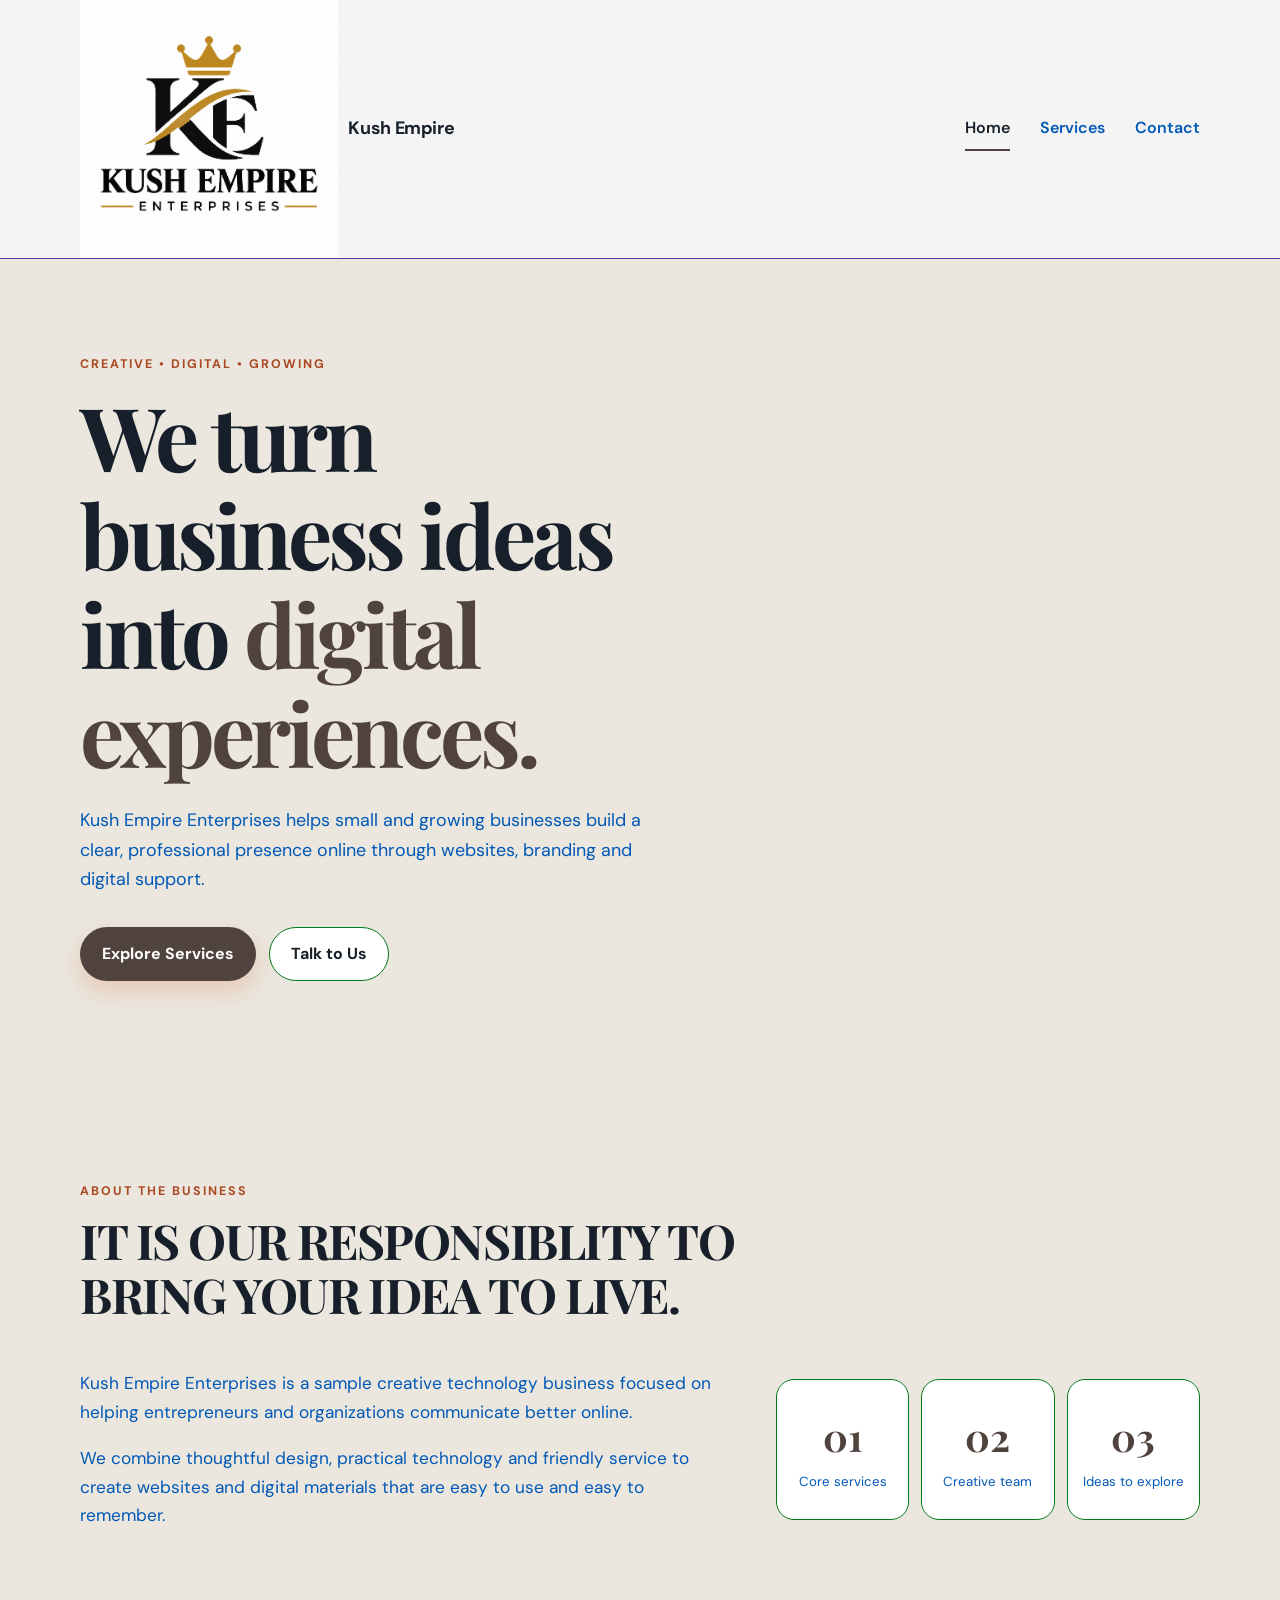
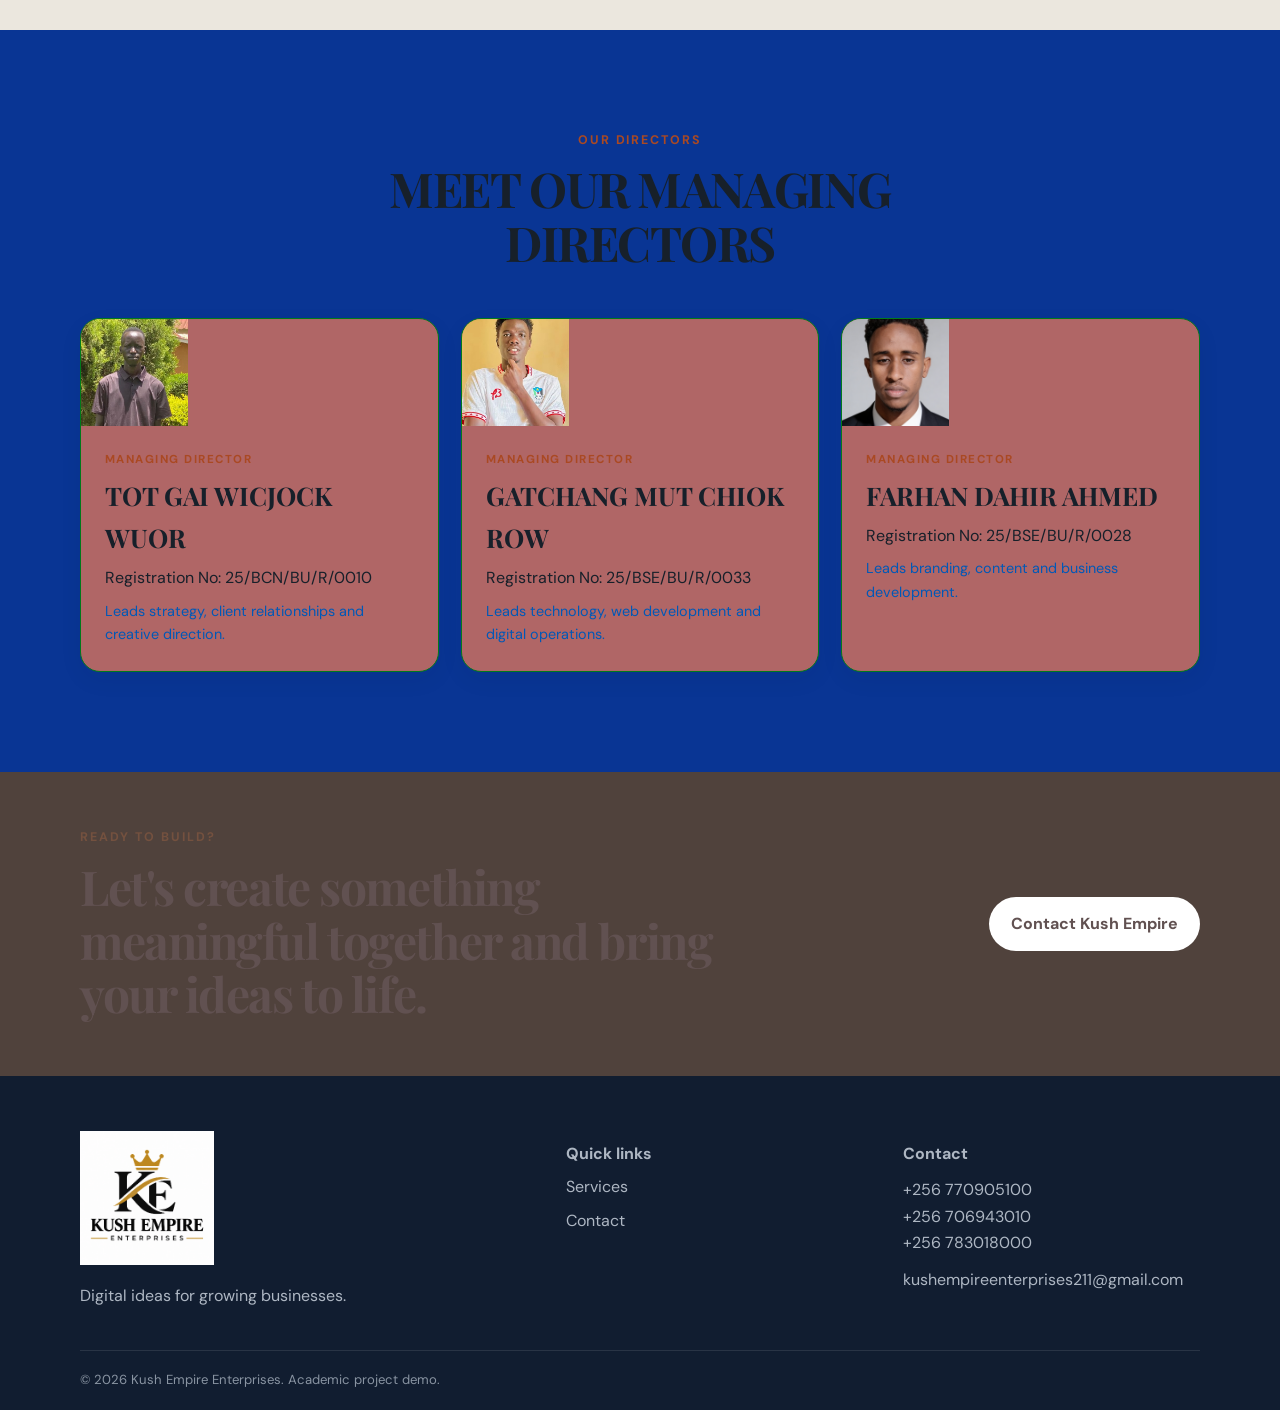
<file: index.html>
<!DOCTYPE html>
<html lang="en">
<head>
  <meta charset="UTF-8">
  <meta name="viewport" content="width=device-width, initial-scale=1.0">
  <meta name="description" content="Kush Empire Enterprises - creative web, branding and digital solutions for growing businesses.">
  <title>Kush Empire Enterprises | Home</title>
  <link rel="stylesheet" href="style.css">
</head>

<body>

  <!-- HEADER -->
  <header class="site-header">
    <div class="container nav-wrap">

      <!-- Logo + Business Name -->
      <a class="brand" href="index.html">
        <img src="logo.png" alt="Kush Empire Enterprises Logo" class="brand-logo">
        <span>Kush Empire</span>
      </a>

      <!-- Navigation -->
      <nav aria-label="Main navigation">
        <a class="active" href="index.html">Home</a>
        <a href="services.html">Services</a>
        <a href="contacts.html">Contact</a>
      </nav>

    </div>
  </header>


  <!-- MAIN CONTENT -->
  <main>

    <!-- HERO SECTION -->
    <section class="hero">
      <div class="container hero-grid">

        <!-- LEFT SIDE -->
        <div>
          <p class="eyebrow">CREATIVE • DIGITAL • GROWING</p>

          <h1>
            We turn business ideas into
            <span>digital experiences.</span>
          </h1>

          <p class="hero-text">
            Kush Empire Enterprises helps small and growing businesses build a clear,
            professional presence online through websites, branding and digital support.
          </p>

          <div class="hero-actions">
            <a class="btn btn-primary" href="services.html">
              Explore Services
            </a>

            <a class="btn btn-outline" href="contacts.html">
              Talk to Us
            </a>
          </div>
        </div>
        
        </div>

      </div>
    </section>


    <!-- ABOUT SECTION -->
    <section class="section">
      <div class="container">

        <div class="section-heading">
          <p class="eyebrow">ABOUT THE BUSINESS</p>
          <h2>IT IS OUR RESPONSIBLITY TO BRING YOUR IDEA TO LIVE.</h2>
        </div>

        <div class="about-grid">

          <div class="about-copy">
            <p>
              Kush Empire Enterprises is a sample creative technology business focused on
              helping entrepreneurs and organizations communicate better online.
            </p>

            <p>
              We combine thoughtful design, practical technology and friendly service to
              create websites and digital materials that are easy to use and easy to remember.
            </p>
          </div>

          <div class="stats">
            <div>
              <strong>01</strong>
              <span>Core services</span>
            </div>

            <div>
              <strong>02</strong>
              <span>Creative team</span>
            </div>

            <div>
              <strong>03</strong>
              <span>Ideas to explore</span>
            </div>
          </div>

        </div>
      </div>
    </section>


    <!-- DIRECTORS SECTION -->
    <section class="section soft-section">
      <div class="container">

        <div class="section-heading center">
          <p class="eyebrow">OUR DIRECTORS</p>
          <h2>MEET OUR MANAGING DIRECTORS</h2>
        </div>

        <div class="team-grid">

          <!-- DIRECTOR 1 -->
          <article class="person-card">
            <img src="TOT.jpg"
              alt="Portrait of Managing Director TOT GAI WICJOCK WUOR"
            >

            <div class="person-info">
              <p class="role">MANAGING DIRECTOR</p>

              <h3>TOT GAI WICJOCK WUOR</h3>

              <p>Registration No: 25/BCN/BU/R/0010</p>

              <p>
                Leads strategy, client relationships and creative direction.
              </p>
            </div>
          </article>


          <!-- DIRECTOR 2 -->
          <article class="person-card">
            <img src="GATCHANG.jpg"
              alt="Portrait of Managing Director GATCHANG MUT CHIOK ROW"
            >

            <div class="person-info">
              <p class="role">MANAGING DIRECTOR</p>

              <h3>GATCHANG MUT CHIOK ROW</h3>

              <p>Registration No: 25/BSE/BU/R/0033</p>

              <p>
                Leads technology, web development and digital operations.
              </p>
            </div>
          </article>


          <!-- DIRECTOR 3 -->
          <article class="person-card">
            <img src="FARHAN.jpg"
              alt="Portrait of Managing Director FARHAN DAHIR AHMED"
            >

            <div class="person-info">
              <p class="role">MANAGING DIRECTOR</p>

              <h3>FARHAN DAHIR AHMED</h3>

              <p>Registration No: 25/BSE/BU/R/0028</p>

              <p>
                Leads branding, content and business development.
              </p>
            </div>
          </article>

        </div>
      </div>
    </section>


    <!-- CTA -->
    <section class="cta">
      <div class="container cta-inner">

        <div>
          <p class="eyebrow">READY TO BUILD?</p>

          <h2>
            Let's create something meaningful together
            and bring your ideas to life.
          </h2>
        </div>

        <a class="btn btn-light" href="contacts.html">
          Contact Kush Empire
        </a>

      </div>
    </section>

  </main>


  <!-- FOOTER -->
  <footer class="site-footer">
    <div class="container footer-grid">

      <!-- Footer Logo -->
      <div>
        <a class="brand footer-brand" href="index.html">
          <img
            src="logo.png"
            alt="Kush Empire Enterprises Logo"
            class="brand-logo"
          >
          <span></span>
        </a>

        <p>
          Digital ideas for growing businesses.
        </p>
      </div>


      <!-- Quick Links -->
      <div>
        <p><strong>Quick links</strong></p>

        <a href="services.html">Services</a>
        <a href="contacts.html">Contact</a>
      </div>


      <!-- Contact -->
      <div>
        <p><strong>Contact</strong></p>

        <p>
          +256 770905100<br>
          +256 706943010<br>
          +256 783018000
        </p>

        <p>
          kushempireenterprises211@gmail.com
        </p>
      </div>

    </div>

    <div class="container copyright">
      © 2026 Kush Empire Enterprises. Academic project demo.
    </div>
  </footer>

</body>
</html>
</file>
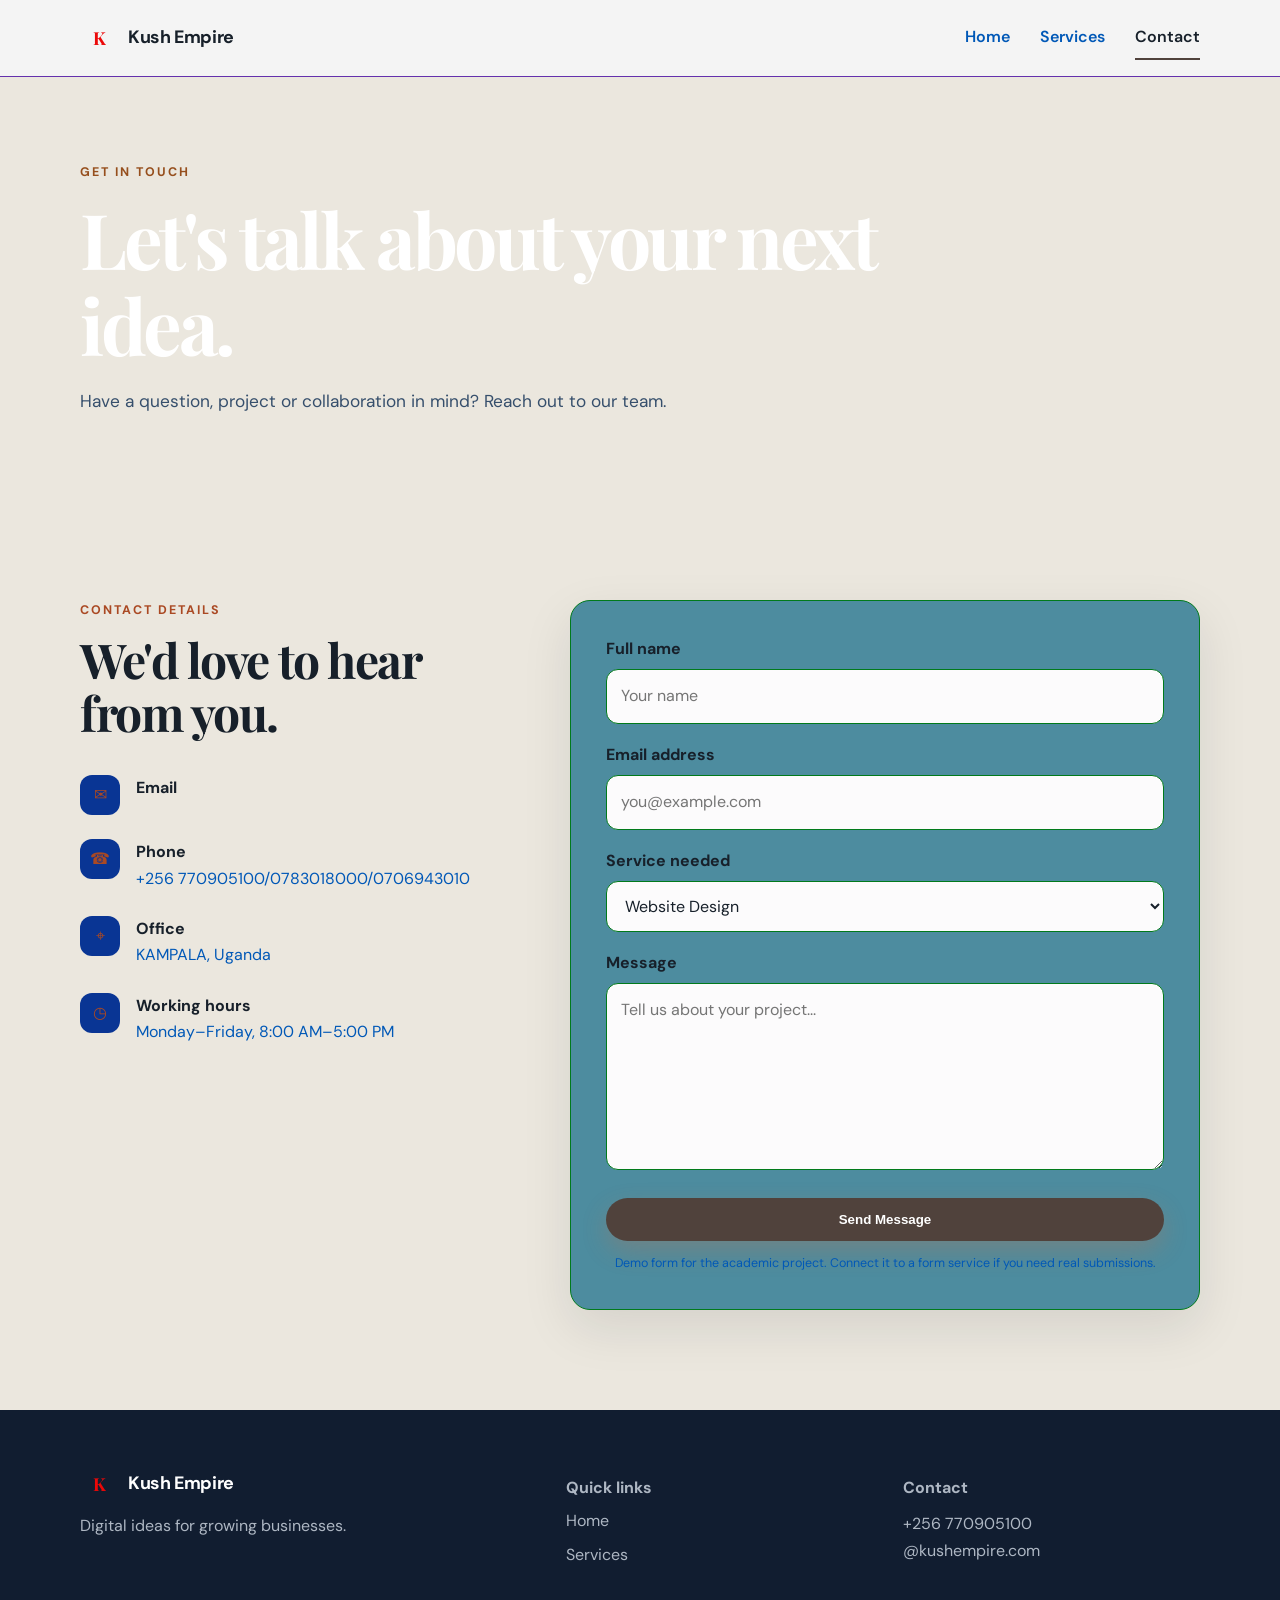
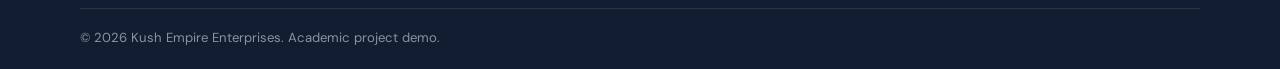
<file: contacts.html>
<!DOCTYPE html>
<html lang="en">
<head>
  <meta charset="UTF-8">
  <meta name="viewport" content="width=device-width, initial-scale=1.0">
  <meta name="description" content="Contact Kush Empire Enterprises.">
  <title>Kush Empire Enterprises | Contact</title>
  <link rel="stylesheet" href="style.css">
</head>
<body>
  <header class="site-header">
    <div class="container nav-wrap">
      <a class="brand" href="index.html"><span class="brand-mark">K</span> Kush Empire</a>
      <nav aria-label="Main navigation">
        <a href="index.html">Home</a>
        <a href="services.html">Services</a>
        <a class="active" href="contacts.html">Contact</a>
      </nav>
    </div>
  </header>

  <main>
    <section class="page-hero">
      <div class="container">
        <p class="eyebrow">GET IN TOUCH</p>
        <h1>Let's talk about your next idea.</h1>
        <p>Have a question, project or collaboration in mind? Reach out to our team.</p>
      </div>
    </section>

    <section class="section">
      <div class="container contact-grid">
        <div class="contact-details">
          <p class="eyebrow">CONTACT DETAILS</p>
          <h2>We'd love to hear from you.</h2>
          <div class="contact-item"><span>✉</span><div><strong>Email</strong><p><kushempire class="kushempireenterprises@gmail.com"></kushempire></p></div></div>
          <div class="contact-item"><span>☎</span><div><strong>Phone</strong><p>+256 770905100/0783018000/0706943010</p></div></div>
          <div class="contact-item"><span>⌖</span><div><strong>Office</strong><p>KAMPALA, Uganda</p></div></div>
          <div class="contact-item"><span>◷</span><div><strong>Working hours</strong><p>Monday–Friday, 8:00 AM–5:00 PM</p></div></div>
        </div>

        <form class="contact-form" action="#" method="post">
          <label for="name">Full name</label>
          <input id="name" name="name" type="text" placeholder="Your name" required>

          <label for="email">Email address</label>
          <input id="email" name="email" type="email" placeholder="you@example.com" required>

          <label for="service">Service needed</label>
          <select id="service" name="service">
            <option>Website Design</option>
            <option>Branding & Design</option>
            <option>Digital Support</option>
            <option>General enquiry</option>
          </select>

          <label for="message">Message</label>
          <textarea id="message" name="message" rows="6" placeholder="Tell us about your project..." required></textarea>

          <button class="btn btn-primary" type="submit">Send Message</button>
          <p class="form-note">Demo form for the academic project. Connect it to a form service if you need real submissions.</p>
        </form>
      </div>
    </section>
  </main>

  <footer class="site-footer">
    <div class="container footer-grid">
      <div><a class="brand footer-brand" href="index.html"><span class="brand-mark">K</span> Kush Empire</a><p>Digital ideas for growing businesses.</p></div>
      <div><p><strong>Quick links</strong></p><a href="index.html">Home</a><a href="services.html">Services</a></div>
      <div><p><strong>Contact</strong></p><p>+256 770905100<br>@kushempire.com</p></div>
    </div>
    <div class="container copyright">© 2026 Kush Empire Enterprises. Academic project demo.</div>
  </footer>
</body>
</html>
</file>
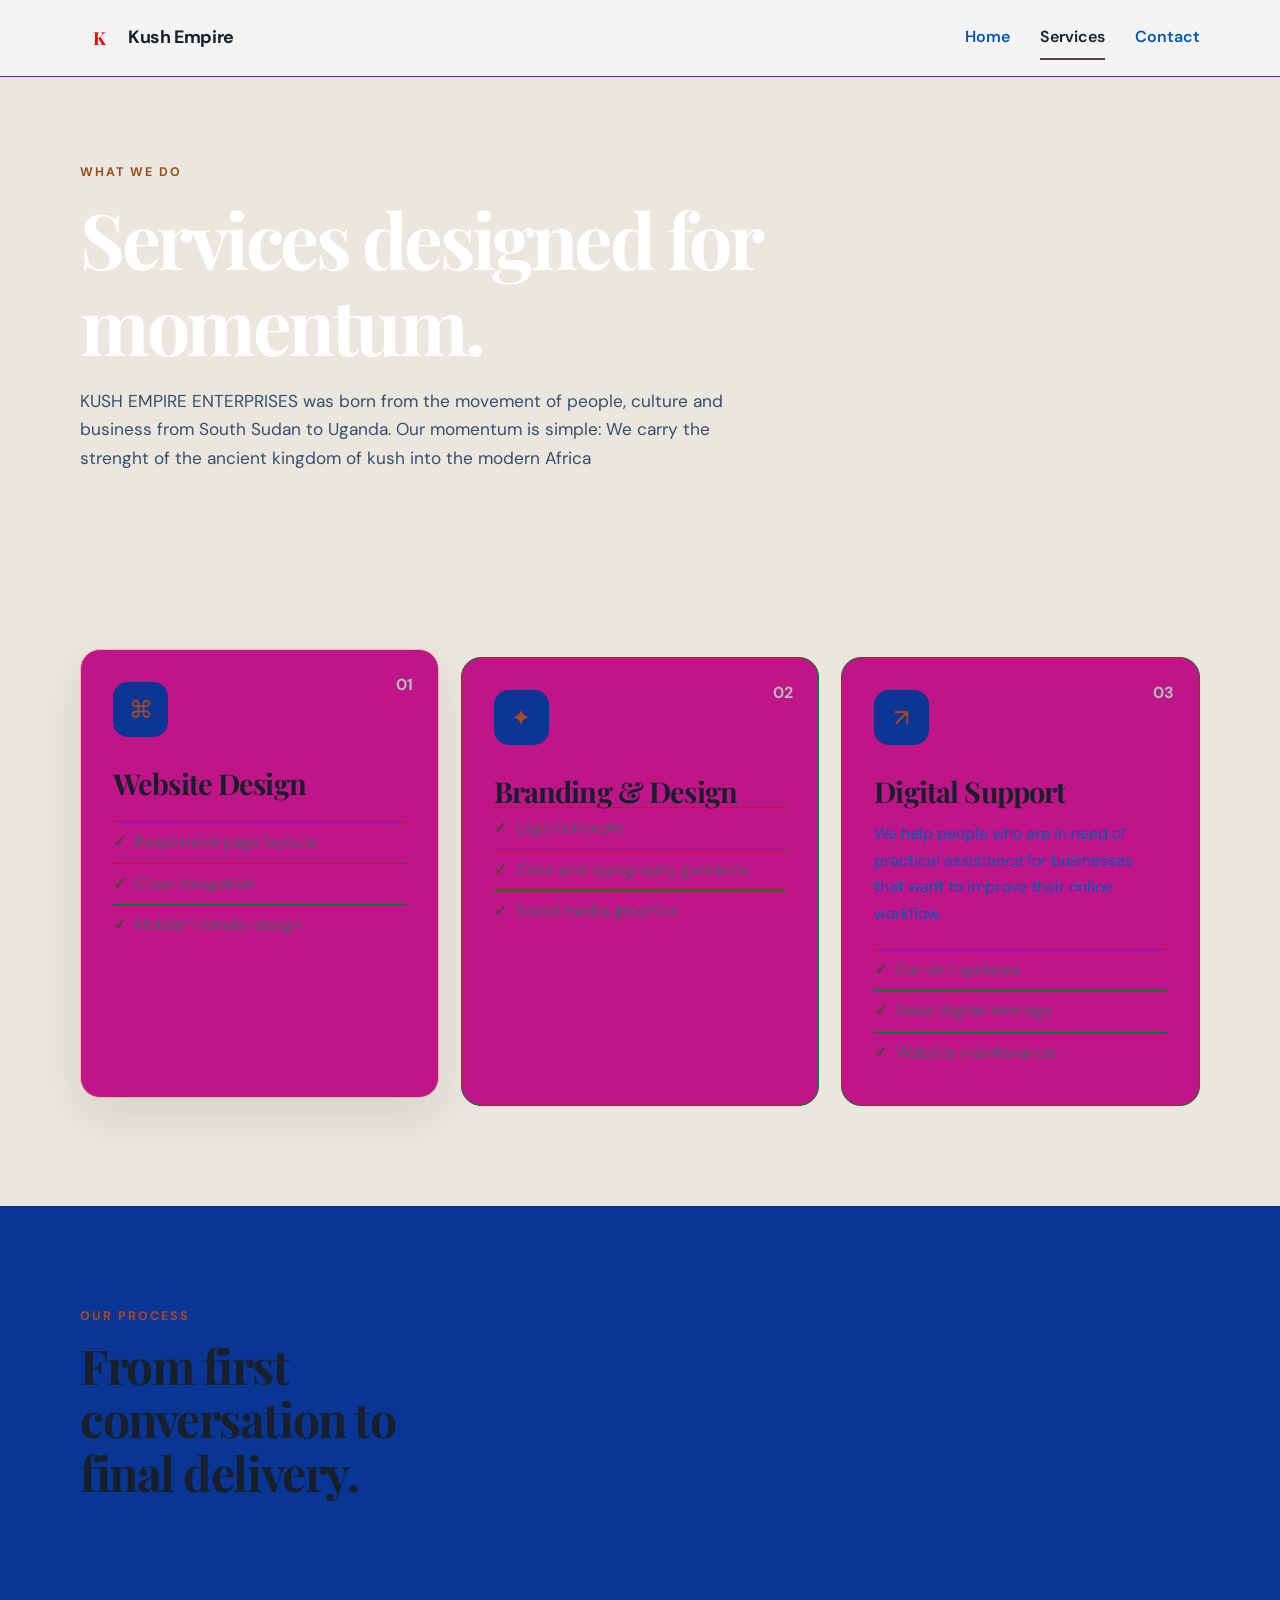
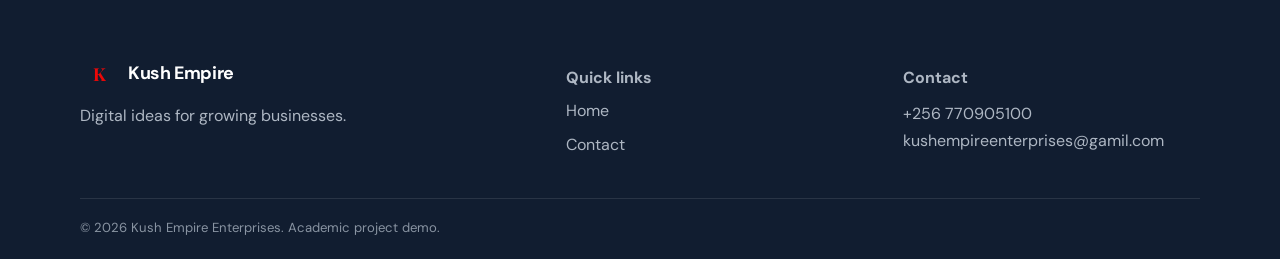
<file: services.html>
<!DOCTYPE html>
<html lang="en">
<head>
  <meta charset="UTF-8">
  <meta name="viewport" content="width=device-width, initial-scale=1.0">
  <meta name="description" content="Kush Empire Enterprises services.">
  <title>Kush Empire Enterprises | Services</title>
  <link rel="stylesheet" href="style.css">
</head>
<body>
  <header class="site-header">
    <div class="container nav-wrap">
      <a class="brand" href="index.html"><span class="brand-mark">K</span> Kush Empire</a>
      <nav aria-label="Main navigation">
        <a href="index.html">Home</a>
        <a class="active" href="services.html">Services</a>
        <a href="contacts.html">Contact</a>
      </nav>
    </div>
  </header>

  <main>
    <section class="page-hero">
      <div class="container">
        <p class="eyebrow">WHAT WE DO</p>
        <h1>Services designed for momentum.</h1>
        <p> KUSH EMPIRE ENTERPRISES was born from the movement of people, culture and business from South Sudan to Uganda. Our momentum is simple: We carry the strenght of the ancient kingdom of kush into the modern Africa</p>
      </div>
    </section>

    <section class="section">
      <div class="container">
        <div class="service-grid">
          <article class="service-card featured">
            <div class="service-number">01</div>
            <div class="service-icon">⌘</div>
            <h2>Website Design</h2>
            <p></p>
            <ul>
              <li>Responsive page layouts</li>
              <li>Clear navigation</li>
              <li>Mobile-friendly design</li>
            </ul>
          </article>

          <article class="service-card">
            <div class="service-number">02</div>
            <div class="service-icon">✦</div>
            <h2>Branding & Design</h2>
            <ul>
              <li>Logo concepts</li>
              <li>Color and typography guidance</li>
              <li>Social media graphics</li>
            </ul>
          </article>

          <article class="service-card">
            <div class="service-number">03</div>
            <div class="service-icon">↗</div>
            <h2>Digital Support</h2>
            <p>We help people who are in need of practical assistance for businesses that want to improve their online workflow.</p>
            <ul>
              <li>Content updates</li>
              <li>Basic digital strategy</li>
              <li>Website maintenance</li>
            </ul>
          </article>
        </div>
      </div>
    </section>

    <section class="section soft-section">
      <div class="container process-grid">
        <div>
          <p class="eyebrow">OUR PROCESS</p>
          <h2>From first conversation to final delivery.</h2>
        </div>
      </div>
    </section>
  </main>

  <footer class="site-footer">
    <div class="container footer-grid">
      <div><a class="brand footer-brand" href="index.html"><span class="brand-mark">K</span> Kush Empire</a><p>Digital ideas for growing businesses.</p></div>
      <div><p><strong>Quick links</strong></p><a href="index.html">Home</a><a href="contacts.html">Contact</a></div>
      <div><p><strong>Contact</strong></p><p>+256 770905100<br>kushempireenterprises@gamil.com</p></div>
    </div>
    <div class="container copyright">© 2026 Kush Empire Enterprises. Academic project demo.</div>
  </footer>
</body>
</html>
</file>
<file: style.css>
@import url('https://fonts.googleapis.com/css2?family=DM+Sans:wght@400;500;600;700&family=Playfair+Display:wght@600;700&display=swap');

:root {
  --ink: #17202a;
  --muted: #0058b7;
  --paper: #ebe7de;
  --white: #f9f4f4;
  --line: #017a1b;
  --accent: #50423c;
  --accent-dark: #aa4923;
  --soft: #093594;
  --shadow: 0 18px 50px rgba(23, 32, 42, .10);
  --radius: 20px;
}

* {
  box-sizing: border-box;
  margin: 0;
  padding: 0;
}

html {
  scroll-behavior: smooth;
}

body {
  font-family: "DM Sans", Arial, sans-serif;
  color: var(--ink);
  background: var(--paper);
  line-height: 1.65;
}

a {
  color: inherit;
  text-decoration: none;
}

img {
  max-width: 30%;
  display: block;
}

.container {
  width: min(1120px, 92%);
  margin: 0 auto;
}

/* HEADER */

.site-header {
  position: sticky;
  top: 0;
  z-index: 20;
  background: rgb(244, 244, 244);
  backdrop-filter: blur(14px);
  border-bottom: 1px solid rgba(64, 0, 155, 0.8);
}

.nav-wrap {
  min-height: 76px;
  display: flex;
  align-items: center;
  justify-content: space-between;
  gap: 24px;
}

.brand {
  display: inline-flex;
  align-items: center;
  gap: 10px;
  font-weight: 700;
  font-size: 1.12rem;
  letter-spacing: -.02em;
}

.brand-mark {
  width: 38px;
  height: 38px;
  border-radius: 12px;
  display: grid;
  place-items: center;
  background: var(--navy);
  color: rgb(235, 8, 8);
  font-family: "Playfair Display", serif;
}

nav {
  display: flex;
  gap: 30px;
}

nav a {
  color: var(--muted);
  font-weight: 600;
  padding: 8px 0;
  border-bottom: 2px solid transparent;
}

nav a:hover,
nav a.active {
  color: var(--ink);
  border-color: var(--accent);
}

/* HERO */

.hero {
  padding: 95px 0 100px;
  overflow: hidden;
}

.hero-grid {
  display: grid;
  grid-template-columns: 1.12fr .88fr;
  gap: 70px;
  align-items: center;
}

.eyebrow {
  color: var(--accent-dark);
  font-weight: 700;
  font-size: .78rem;
  letter-spacing: .16em;
  margin-bottom: 12px;
}

h1,
h2 {
  font-family: "Playfair Display", Georgia, serif;
  line-height: 1.12;
}

h1 {
  font-size: clamp(3rem, 7vw, 5.5rem);
  letter-spacing: -.045em;
}

h1 span {
  color: var(--accent);
}

h2 {
  font-size: clamp(2rem, 4vw, 3rem);
  letter-spacing: -.03em;
}

.hero-text {
  max-width: 650px;
  color: var(--muted);
  font-size: 1.12rem;
  margin: 25px 0 32px;
}

.hero-actions {
  display: flex;
  flex-wrap: wrap;
  gap: 13px;
}

.btn {
  display: inline-flex;
  align-items: center;
  justify-content: center;
  padding: 13px 21px;
  border-radius: 999px;
  border: 1px solid transparent;
  font-weight: 700;
  cursor: pointer;
  transition:
    transform .2s,
    box-shadow .2s,
    background .2s;
}

.btn:hover {
  transform: translateY(-2px);
}

.btn-primary {
  background: var(--accent);
  color: white;
  box-shadow: 0 10px 24px rgba(217, 107, 59, .25);
}

.btn-primary:hover {
  background: var(--accent-dark);
}

.btn-outline {
  border-color: var(--line);
  background: white;
}

.btn-light {
  background: white;
  color: var(--navy);
}

/* HERO CARD */

.hero-card {
  min-height: 430px;
  border-radius: 34px;
  background: var(--navy);
  color: white;
  display: grid;
  place-items: center;
  position: relative;
  overflow: hidden;
  box-shadow: var(--shadow);
}

/* SECTIONS */

.section {
  padding: 100px 0;
}

.soft-section {
  background: var(--soft);
}

.section-heading {
  max-width: 720px;
  margin-bottom: 48px;
}

.section-heading.center {
  margin-left: auto;
  margin-right: auto;
  text-align: center;
}

.section-heading > p:last-child {
  color: var(--muted);
  margin-top: 14px;
}

/* ABOUT */

.about-grid {
  display: grid;
  grid-template-columns: 1.2fr .8fr;
  gap: 60px;
  align-items: center;
}

.about-copy {
  font-size: 1.08rem;
  color: var(--muted);
}

.about-copy p + p {
  margin-top: 18px;
}

.stats {
  display: grid;
  grid-template-columns: repeat(3, 1fr);
  gap: 12px;
}

.stats div {
  background: white;
  border: 1px solid var(--line);
  border-radius: 18px;
  padding: 25px 15px;
  text-align: center;
}

.stats strong {
  display: block;
  font-family: "Playfair Display", serif;
  font-size: 2.4rem;
  color: var(--accent);
}

.stats span {
  color: var(--muted);
  font-size: .83rem;
}

/* TEAM */

.team-grid {
  display: grid;
  grid-template-columns: repeat(3, 1fr);
  gap: 22px;
}

.person-card {
  background: rgb(176, 102, 102);
  border-radius: var(--radius);
  overflow: hidden;
  border: 1px solid var(--line);
  box-shadow: 0 8px 25px rgba(23, 32, 42, .05);
}

.person-card img {
  width: 100%;
  aspect-ratio: 1 / 1;
  object-fit: cover;
}

.person-info {
  padding: 24px;
}

.person-info .role {
  font-size: .72rem;
  color: var(--accent-dark);
  font-weight: 700;
  letter-spacing: .13em;
}

.person-info h3 {
  font-family: "Playfair Display", serif;
  font-size: 1.6rem;
  margin: 5px 0 7px;
}

.person-info p:last-child {
  color: var(--muted);
  font-size: .9rem;
  margin-top: 8px;
}

/* CTA */

.cta {
  background: var(--accent);
  color: rgb(97, 81, 81);
  padding: 55px 0;
}

.cta .eyebrow {
  color: #74513f;
}

.cta-inner {
  display: flex;
  justify-content: space-between;
  align-items: center;
  gap: 30px;
}

.cta h2 {
  max-width: 700px;
}

/* PAGE HERO */

.page-hero {
  background: var(--navy);
  color: rgb(255, 255, 255);
  padding: 85px 0;
}

.page-hero .eyebrow {
  color: #964f1d;
}

.page-hero h1 {
  max-width: 850px;
  font-size: clamp(2.8rem, 6vw, 5rem);
}

.page-hero p:last-child {
  color: #364f6c;
  max-width: 650px;
  margin-top: 20px;
  font-size: 1.08rem;
}

/* SERVICES */

.service-grid {
  display: grid;
  grid-template-columns: repeat(3, 1fr);
  gap: 22px;
}

.service-card {
  background: rgb(192, 20, 137);
  border: 1px solid var(--line);
  border-radius: var(--radius);
  padding: 32px;
  position: relative;
  min-height: 390px;
}

.service-card.featured {
  border-color: #e7bda9;
  box-shadow: var(--shadow);
  transform: translateY(-8px);
}

.service-number {
  position: absolute;
  top: 22px;
  right: 25px;
  color: #b4b9bf;
  font-weight: 700;
}

.service-icon {
  width: 55px;
  height: 55px;
  border-radius: 15px;
  display: grid;
  place-items: center;
  background: var(--soft);
  color: var(--accent-dark);
  font-size: 1.5rem;
  margin-bottom: 30px;
}

.service-card h2 {
  font-size: 1.8rem;
}

.service-card > p {
  color: var(--muted);
  margin: 14px 0 22px;
}

.service-card ul {
  list-style: none;
}

.service-card li {
  padding: 7px 0;
  border-top: 1px solid var(--line);
  color: #4d5864;
}

.service-card li::before {
  content: "✓";
  color: var(--accent);
  font-weight: 700;
  margin-right: 9px;
}

/* PROCESS */

.process-grid {
  display: grid;
  grid-template-columns: .8fr 1.2fr;
  gap: 80px;
  align-items: start;
}

.process-list {
  list-style: none;
}

.process-list li {
  display: flex;
  gap: 22px;
  padding: 20px 0;
  border-bottom: 1px solid var(--line);
}

.process-list span {
  color: var(--accent);
  font-weight: 700;
}

.process-list strong {
  font-size: 1.1rem;
}

.process-list p {
  color: var(--muted);
  margin-top: 4px;
}

/* CONTACT */

.contact-grid {
  display: grid;
  grid-template-columns: .8fr 1.2fr;
  gap: 70px;
}

.contact-details h2 {
  margin-bottom: 35px;
}

.contact-item {
  display: flex;
  gap: 16px;
  align-items: flex-start;
  margin: 24px 0;
}

.contact-item > span {
  width: 40px;
  height: 40px;
  display: grid;
  place-items: center;
  border-radius: 12px;
  background: var(--soft);
  color: var(--accent-dark);
}

.contact-item p {
  color: var(--muted);
}

.contact-form {
  background: rgb(77, 140, 159);
  border: 1px solid var(--line);
  border-radius: var(--radius);
  padding: 35px;
  box-shadow: var(--shadow);
}

.contact-form label {
  display: block;
  font-weight: 700;
  margin-bottom: 7px;
  margin-top: 18px;
}

.contact-form label:first-child {
  margin-top: 0;
}

.contact-form input,
.contact-form select,
.contact-form textarea {
  width: 100%;
  border: 1px solid var(--line);
  border-radius: 12px;
  padding: 13px 14px;
  font: inherit;
  color: var(--ink);
  background: #fcfbfc;
  outline: none;
}

.contact-form input:focus,
.contact-form select:focus,
.contact-form textarea:focus {
  border-color: var(--accent);
  box-shadow: 0 0 0 3px rgba(217, 107, 59, .1);
}

.contact-form textarea {
  resize: vertical;
}

.contact-form .btn {
  margin-top: 20px;
  width: 100%;
}

.form-note {
  color: var(--muted);
  font-size: .78rem;
  margin-top: 12px;
  text-align: center;
}

/* FOOTER */

.site-footer {
  background: #111d30;
  color: #d5dbe3;
  padding: 55px 0 20px;
}

.footer-grid {
  display: grid;
  grid-template-columns: 1.5fr 1fr 1fr;
  gap: 40px;
  padding-bottom: 40px;
}

.footer-brand {
  color: white;
}

.footer-grid > div > p {
  margin-top: 10px;
  color: #aeb7c3;
}

.footer-grid a:not(.brand) {
  display: block;
  color: #aeb7c3;
  margin-top: 7px;
}

.footer-grid a:not(.brand):hover {
  color: white;
}

.copyright {
  border-top: 1px solid rgba(255, 255, 255, .1);
  padding-top: 18px;
  color: #8994a2;
  font-size: .82rem;
}

/* TABLET */

@media (max-width: 850px) {
  .hero-grid,
  .about-grid,
  .process-grid,
  .contact-grid {
    grid-template-columns: 1fr;
  }

  .hero {
    padding-top: 65px;
  }

  .hero-card {
    min-height: 320px;
  }

  .team-grid,
  .service-grid {
    grid-template-columns: 1fr;
  }

  .service-card.featured {
    transform: none;
  }

  .cta-inner {
    flex-direction: column;
    align-items: flex-start;
  }

  .footer-grid {
    grid-template-columns: 1fr 1fr;
  }
}

/* MOBILE */

@media (max-width: 560px) {
  .nav-wrap {
    flex-direction: column;
    justify-content: center;
    padding: 15px 0;
  }

  nav {
    gap: 18px;
    font-size: .9rem;
  }

  h1 {
    font-size: 3rem;
  }

  .stats {
    grid-template-columns: 1fr;
  }

  .footer-grid {
    grid-template-columns: 1fr;
  }

  .contact-form {
    padding: 24px;
  }

  .orbit-one {
    width: 280px;
    height: 280px;
  }

  .orbit-two {
    width: 175px;
    height: 175px;
  }

  .hero-icon {
    font-size: 4.5rem;
  }
}
</file>
